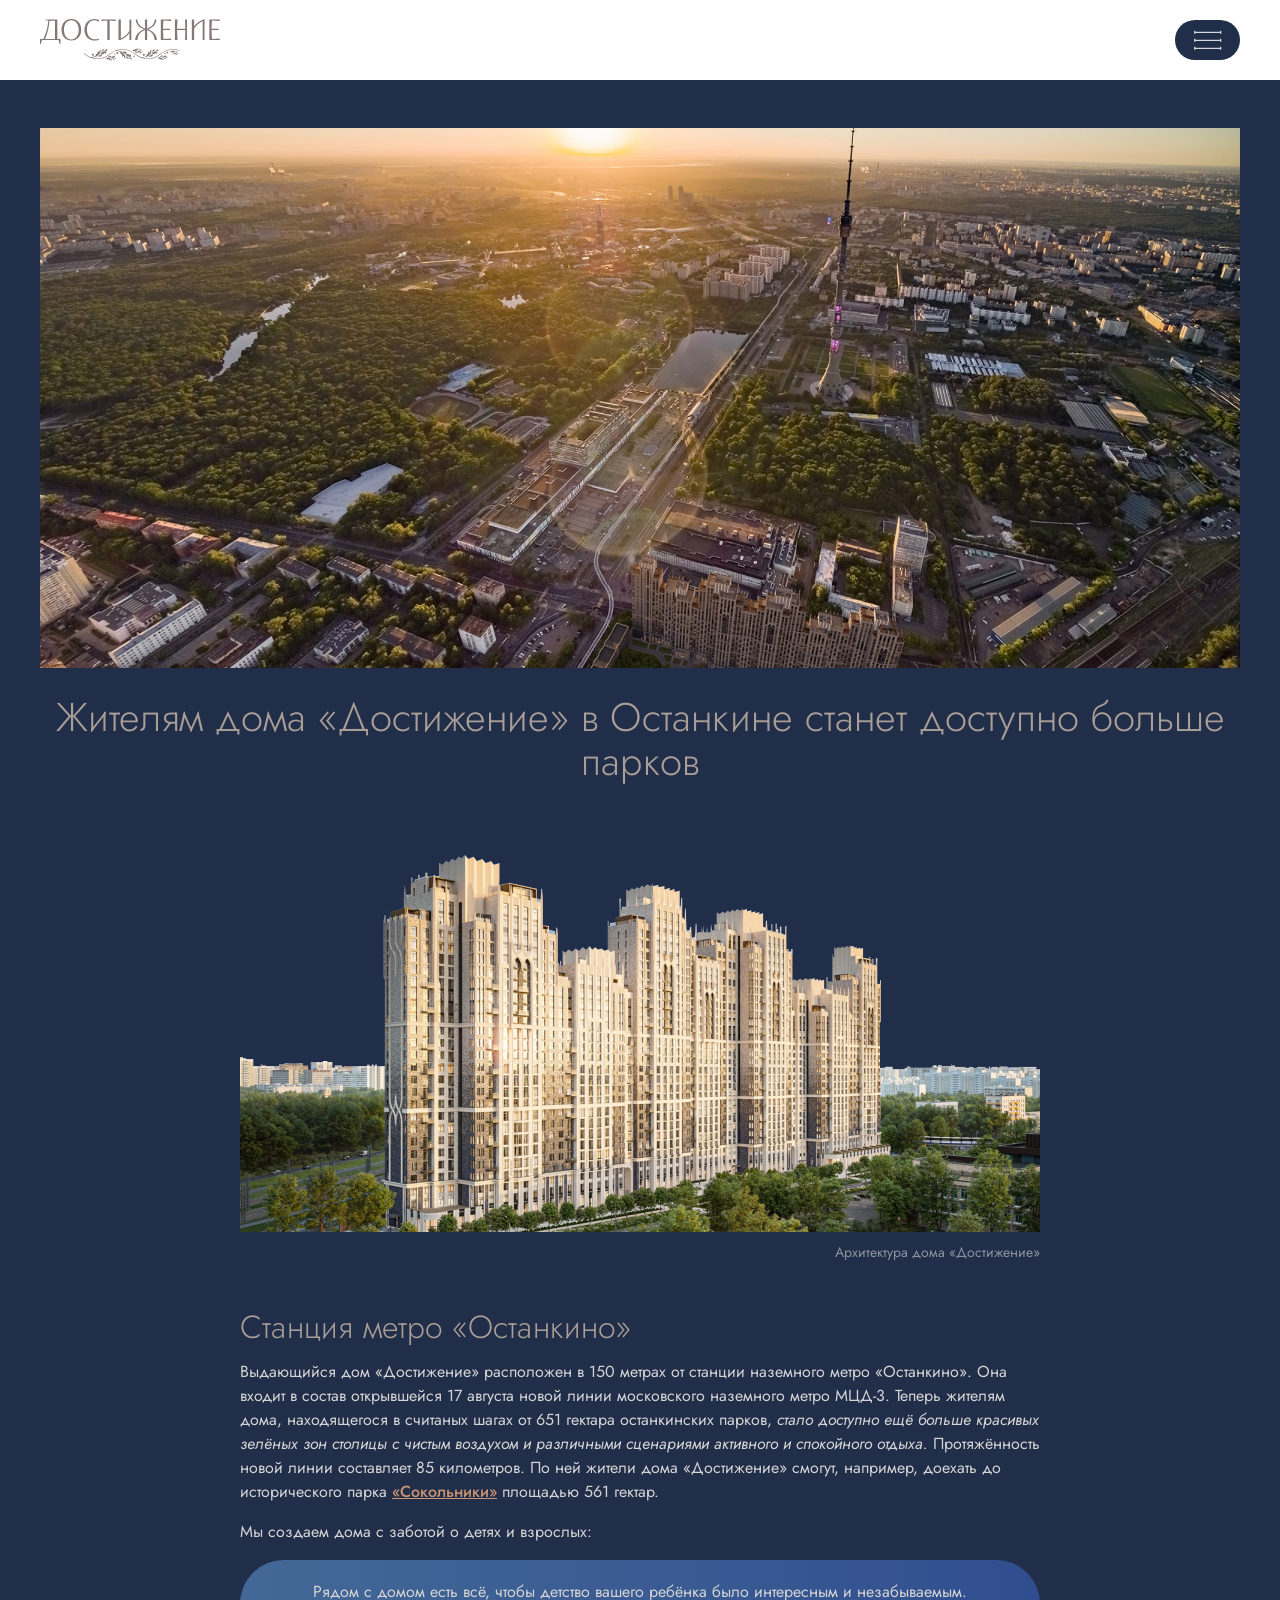
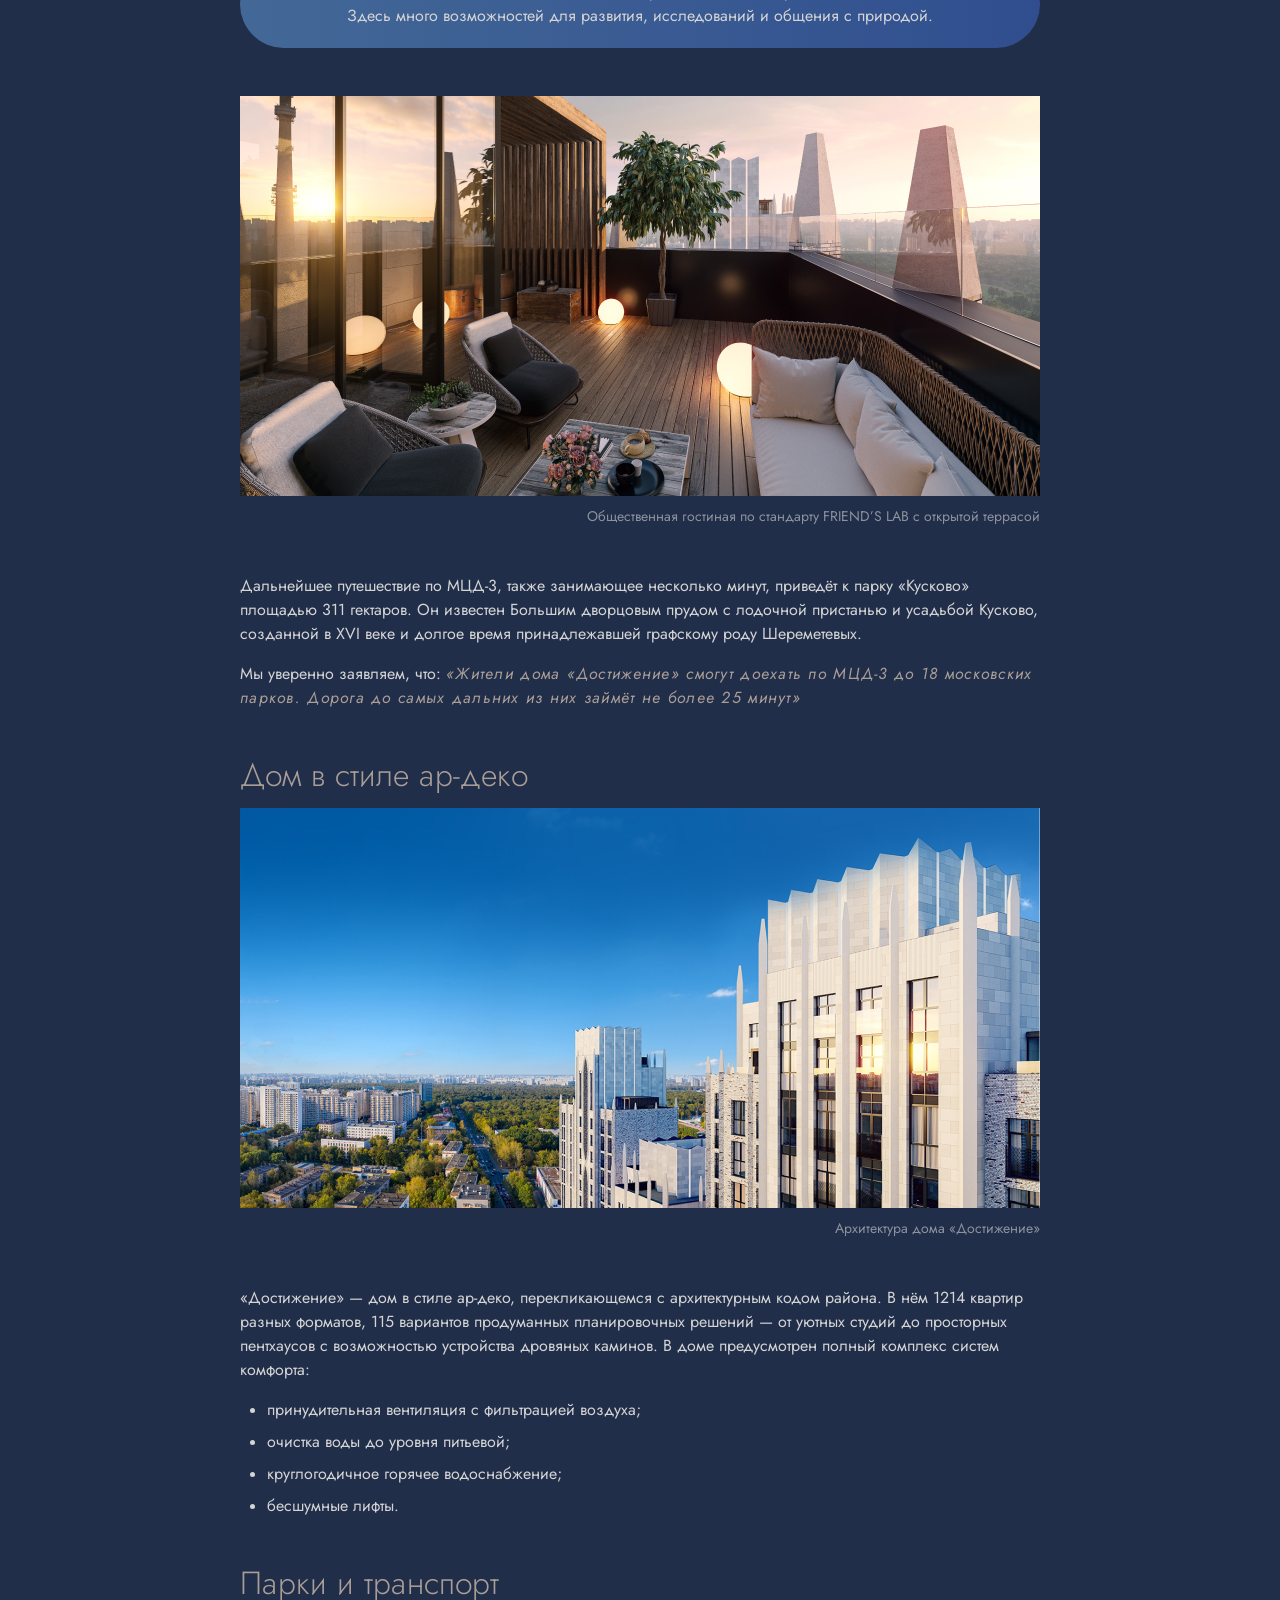
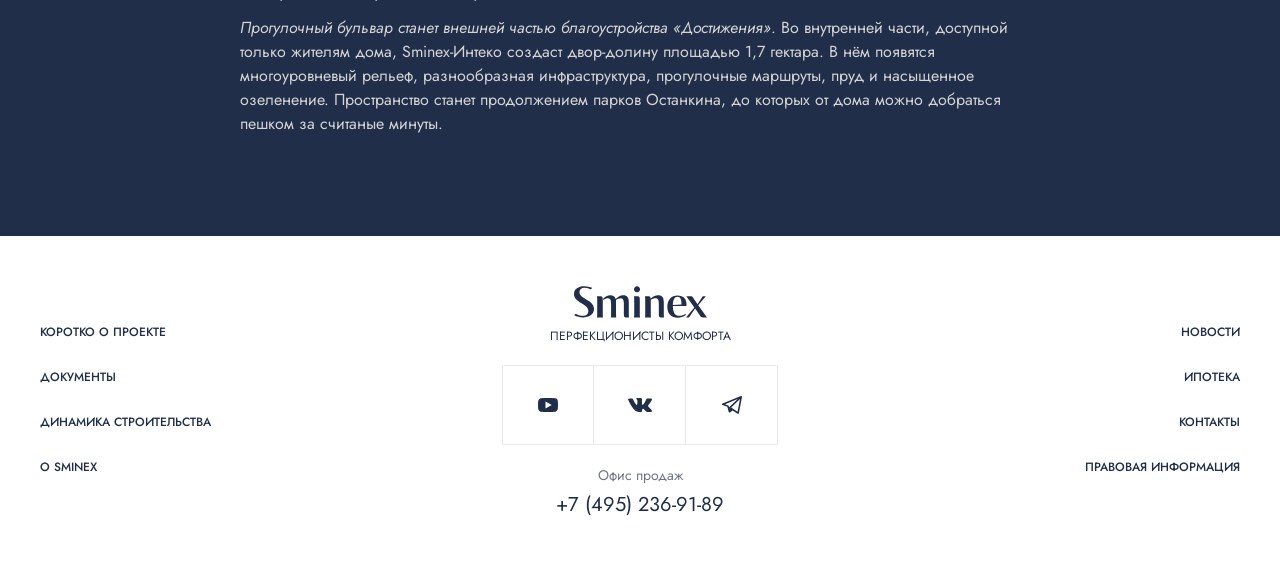
<file: index.html>
<!DOCTYPE html>
<html lang="ru">

<head>
  <meta charset="UTF-8">
  <meta name="viewport" content="width=device-width, initial-scale=1.0">
  <meta http-equiv="X-UA-Compatible" content="ie=edge">
  <link rel="stylesheet" href="css/style.css">
  <title>Новости - Достижение</title>
</head>

<body>
  <header class="header">
    <div class="container">
      <div class="header__content">
        <a class="header__logo-link" href="news.html" aria-label="Переход на главную страницу">
          <svg class="header__logo" width="180" height="42" aria-hidden="true">
            <use xlink:href="images/sprite.svg#logo"></use>
          </svg>
        </a>
        <button class="header__menu" type="button" aria-label="Переключаетель меню">
          <svg class="header__menu-icon" width="28" height="20" aria-hidden="true">
            <use xlink:href="images/sprite.svg#icon-menu"></use>
          </svg>
        </button>
      </div>
    </div>
  </header>
  <main>
    <div class="container">
      <div class="text-block">
        <picture class="text-block__picture">
          <source media="(max-width: 767px)" srcset="images/intro-mobile.png 1x, images/intro-mobile@2x.png 2x"
            width="335" height="440">
          <source media="(max-width: 1024px)" srcset="images/intro-tablet.png 1x, images/intro-tablet@2x.png 2x"
            width="728" height="380">
          <source srcset="images/intro.png 1x, images/intro@2x.png 2x" width="1200" height="540">
          <img class="text-block__intro-img" src="images/intro.png" alt="Фотография вида с высоты на дом">
        </picture>
        <h1 class="text-block__title">Жителям дома &laquo;Достижение&raquo; в Останкине
          станет доступно больше парков</h1>
        <figure class="text-block__figure">
          <picture class="text-block__picture">
            <source media="(max-width: 767px)" srcset="images/photo-1-mobile.png 1x, images/photo-1-mobile@2x.png 2x"
              width="335" height="170">
            <source media="(max-width: 1024px)" srcset="images/photo-1-tablet.png 1x, images/photo-1-tablet@2x.png 2x"
              width="600" height="300">
            <source srcset="images/photo-1.png 1x, images/photo-1@2x.png 2x" width="800" height="400">
            <img class="text-block__img" src="images/photo-1.png" width="800" height="400" alt="Фотография дома">
          </picture>
          <figcaption class="text-block__caption">Архитектура дома &laquo;Достижение&raquo;</figcaption>
        </figure>
        <h2 class="text-block__subtitle">Станция метро &laquo;Останкино&raquo;</h2>
        <p class="text-block__text">Выдающийся дом &laquo;Достижение&raquo; расположен в&nbsp;150 метрах
          от&nbsp;станции наземного метро &laquo;Останкино&raquo;. Она входит в&nbsp;состав открывшейся
          17&nbsp;августа новой линии московского наземного метро МЦД-3. Теперь жителям дома, находящегося
          в считаных шагах от&nbsp;651 гектара останкинских парков, <i>стало доступно
            ещё больше красивых зелёных зон столицы с&nbsp;чистым воздухом и&nbsp;различными сценариями активного
            и спокойного отдыха.</i> Протяжённость новой линии составляет 85 километров. По&nbsp;ней жители
          дома &laquo;Достижение&raquo; смогут, например, доехать до исторического парка <a class="text-block__link"
            href="#">&laquo;Сокольники&raquo;</a> площадью 561 гектар.</p>
        <p class="text-block__text">Мы&nbsp;создаем дома с&nbsp;заботой о&nbsp;детях и&nbsp;взрослых:</p>
        <blockquote class="text-block__quote">
          <p class="text-block__quote-text">Рядом с&nbsp;домом есть всё, чтобы детство вашего ребёнка было интересным
            и незабываемым. Здесь много возможностей для развития, исследований и общения с&nbsp;природой.
          </p>
        </blockquote>
        <figure class="text-block__figure">
          <picture class="text-block__picture">
            <source media="(max-width: 767px)" srcset="images/photo-2-mobile.png 1x, images/photo-2-mobile@2x.png 2x"
              width="335" height="170">
            <source media="(max-width: 1024px)" srcset="images/photo-2-tablet.png 1x, images/photo-2-tablet@2x.png 2x"
              width="600" height="300">
            <source srcset="images/photo-2.png 1x, images/photo-2@2x.png 2x" width="800" height="400">
            <img class="text-block__img" src="images/photo-2.png" width="800" height="400"
              alt="Фотография вида на балконе">
          </picture>
          <figcaption class="text-block__caption">Общественная гостиная по&nbsp;стандарту FRIEND&rsquo;S LAB
            с&nbsp;открытой террасой</figcaption>
        </figure>
        <p class="text-block__text">Дальнейшее путешествие по&nbsp;МЦД-3, также занимающее несколько минут,
          приведёт к&nbsp;парку &laquo;Кусково&raquo; площадью 311&nbsp;гектаров. Он&nbsp;известен Большим дворцовым
          прудом с&nbsp;лодочной пристанью и&nbsp;усадьбой Кусково, созданной в&nbsp;XVI веке и&nbsp;долгое время
          принадлежавшей графскому роду Шереметевых.</p>
        <p class="text-block__text">Мы&nbsp;уверенно заявляем, что: <q class="text-block__inline-quote">Жители
            дома «Достижение» смогут доехать по МЦД-3 до 18 московских парков. Дорога до&nbsp;самых
            дальних из&nbsp;них займёт не&nbsp;более 25&nbsp;минут</q></p>
        <h2 class="text-block__subtitle">Дом в&nbsp;стиле ар-декo</h2>
        <figure class="text-block__figure">
          <picture class="text-block__picture">
            <source media="(max-width: 767px)" srcset="images/photo-3-mobile.png 1x, images/photo-3-mobile@2x.png 2x"
              width="335" height="170">
            <source media="(max-width: 1024px)" srcset="images/photo-3-tablet.png 1x, images/photo-3-tablet@2x.png 2x"
              width="600" height="300">
            <source srcset="images/photo-3.png 1x, images/photo-3@2x.png 2x" width="800" height="400">
            <img class="text-block__img" src="images/photo-3.png" width="800" height="400"
              alt="Фотография архитектуры дома «Достижение»">
          </picture>
          <figcaption class="text-block__caption">Архитектура дома &laquo;Достижение&raquo;</figcaption>
        </figure>
        <p class="text-block__text">&laquo;Достижение&raquo;&nbsp;&mdash; дом в&nbsp;стиле ар-деко,
          перекликающемся с&nbsp;архитектурным кодом района. В нём 1214 квартир разных форматов, 115 вариантов
          продуманных планировочных решений&nbsp;&mdash; от&nbsp;уютных студий до&nbsp;просторных пентхаусов
          с возможностью устройства дровяных каминов. В&nbsp;доме предусмотрен полный комплекс систем комфорта:
        </p>
        <ul class="text-block__list">
          <li class="text-block__item">принудительная вентиляция с&nbsp;фильтрацией воздуха;</li>
          <li class="text-block__item">очистка воды до&nbsp;уровня питьевой;</li>
          <li class="text-block__item">круглогодичное горячее водоснабжение;</li>
          <li class="text-block__item">бесшумные лифты.</li>
        </ul>
        <h2 class="text-block__subtitle">Парки и&nbsp;транспорт</h2>
        <p class="text-block__text"><i>Прогулочный бульвар станет внешней частью
            благоустройства &laquo;Достижения&raquo;</i>. Во внутренней части, доступной только жителям дома,
          Sminex-Интеко создаст двор-долину площадью 1,7&nbsp;гектара. В&nbsp;нём появятся многоуровневый рельеф,
          разнообразная инфраструктура, прогулочные маршруты, пруд и насыщенное озеленение. Пространство станет
          продолжением парков Останкина, до&nbsp;которых от дома можно добраться пешком за&nbsp;считаные минуты.
        </p>
      </div>
    </div>
  </main>
  <footer class="footer">
    <div class="container">
      <div class="footer__content">
        <ul class="footer__nav-list">
          <li class="footer__nav-item">
            <a class="footer__nav-link" href="#">коротко о&nbsp;проекте</a>
          </li>
          <li class="footer__nav-item">
            <a class="footer__nav-link" href="#">Документы</a>
          </li>
          <li class="footer__nav-item">
            <a class="footer__nav-link" href="#">Динамика строительства</a>
          </li>
          <li class="footer__nav-item">
            <a class="footer__nav-link" href="#">o&nbsp;sminex</a>
          </li>
        </ul>
        <div class="footer__info">
          <div class="footer__logo">
            <svg class="footer__logo-img" width="135" height="32" aria-hidden="true">
              <use xlink:href="images/sprite.svg#logo-sminex"></use>
            </svg>
            <span class="footer__slogan">Перфекционисты комфорта</span>
          </div>
          <ul class="footer__social-list">
            <li class="footer__social-item">
              <a class="footer__social-link" href="#" aria-label="Ссылка на Ютуб">
                <svg class="footer__social-icon" width="20" height="14" aria-hidden="true">
                  <use xlink:href="images/sprite.svg#icon-youtube"></use>
                </svg>
              </a>
            </li>
            <li class="footer__social-item">
              <a class="footer__social-link" href="#" aria-label="Ссылка на ВК">
                <svg class="footer__social-icon" width="24" height="14" aria-hidden="true">
                  <use xlink:href="images/sprite.svg#icon-vk"></use>
                </svg>
              </a>
            </li>
            <li class="footer__social-item">
              <a class="footer__social-link" href="#" aria-label="Ссылка на ТГ">
                <svg class="footer__social-icon" width="20" height="18" aria-hidden="true">
                  <use xlink:href="images/sprite.svg#icon-tg"></use>
                </svg>
              </a>
            </li>
          </ul>
          <span class="footer__office">Офис продаж</span>
          <a class="footer__phone" href="tel:+74952369189">+7 (495) 236-91-89</a>
        </div>
        <ul class="footer__nav-list footer__nav-list--right">
          <li class="footer__nav-item">
            <a class="footer__nav-link" href="#">новости</a>
          </li>
          <li class="footer__nav-item">
            <a class="footer__nav-link" href="#">ипотека</a>
          </li>
          <li class="footer__nav-item">
            <a class="footer__nav-link" href="#">контакты</a>
          </li>
          <li class="footer__nav-item">
            <a class="footer__nav-link" href="#">правовая информация</a>
          </li>
        </ul>
      </div>
    </div>
  </footer>
</body>

</html>
</file>
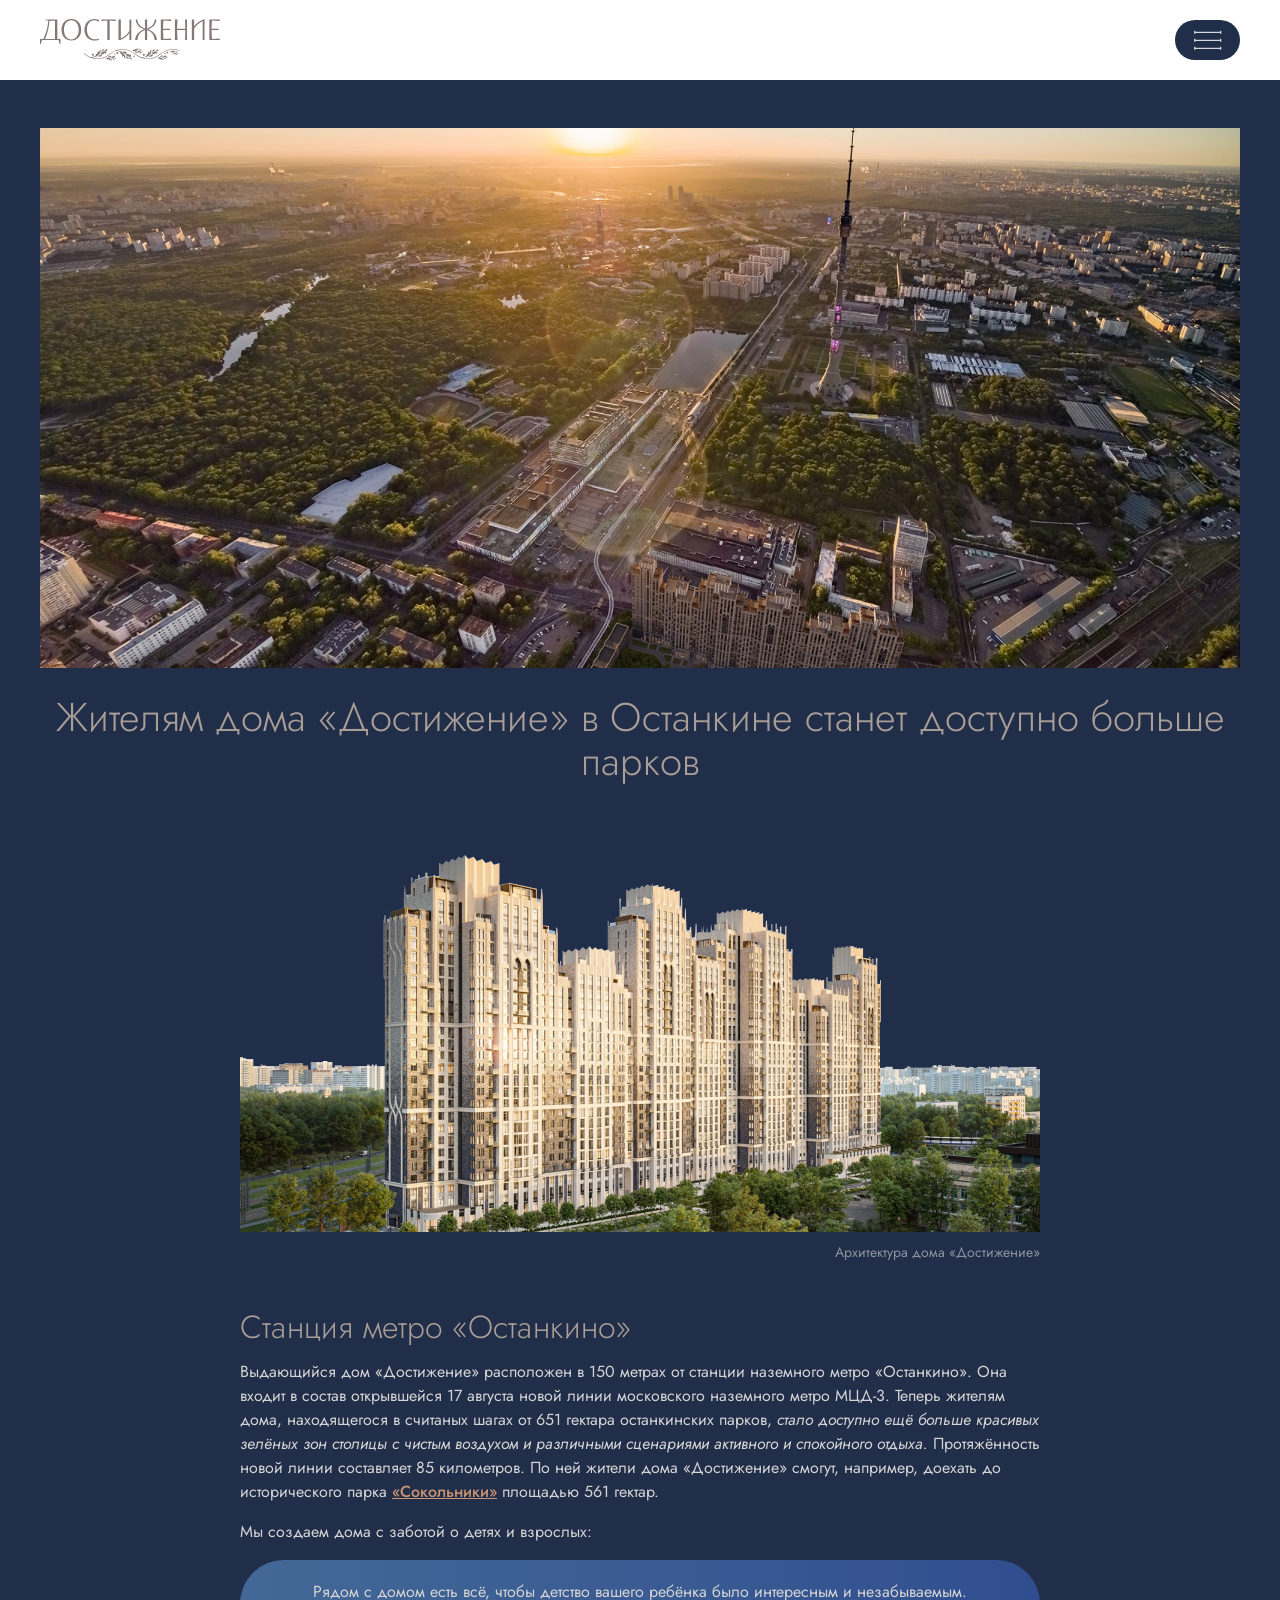
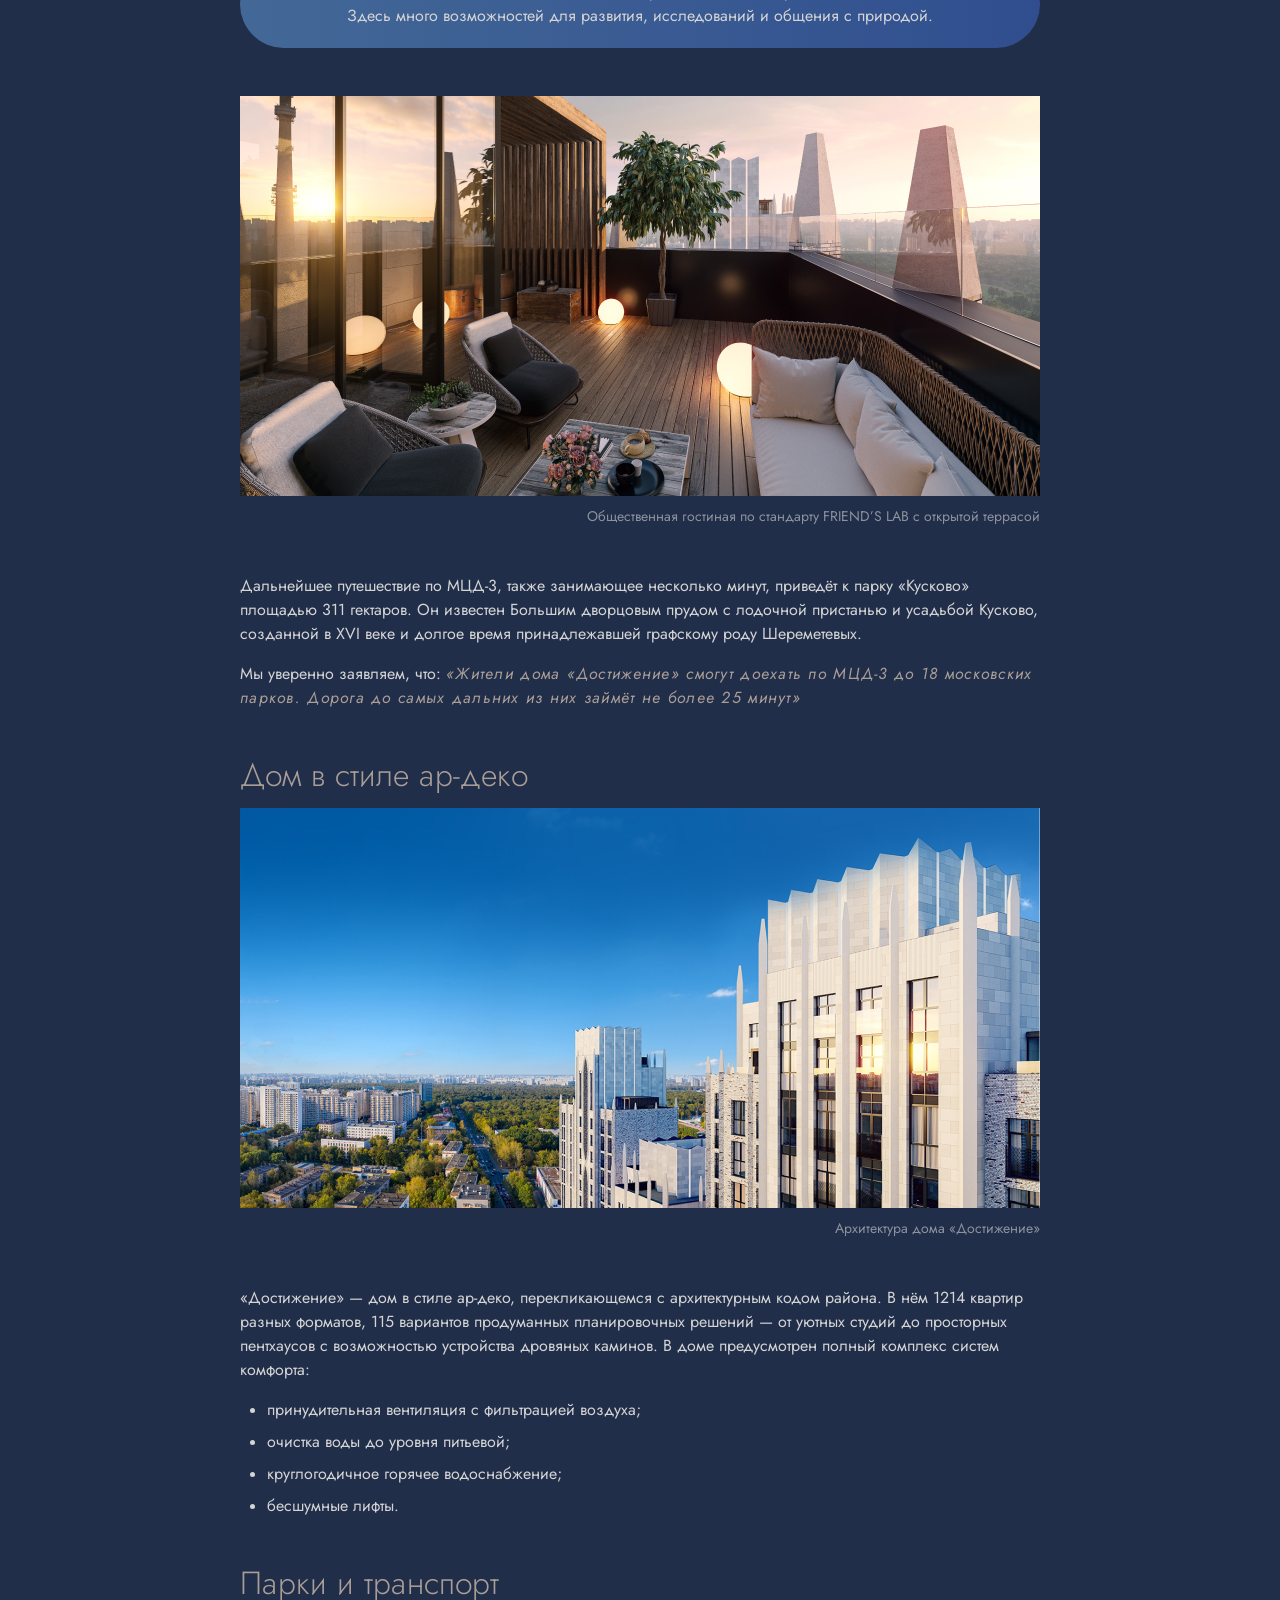
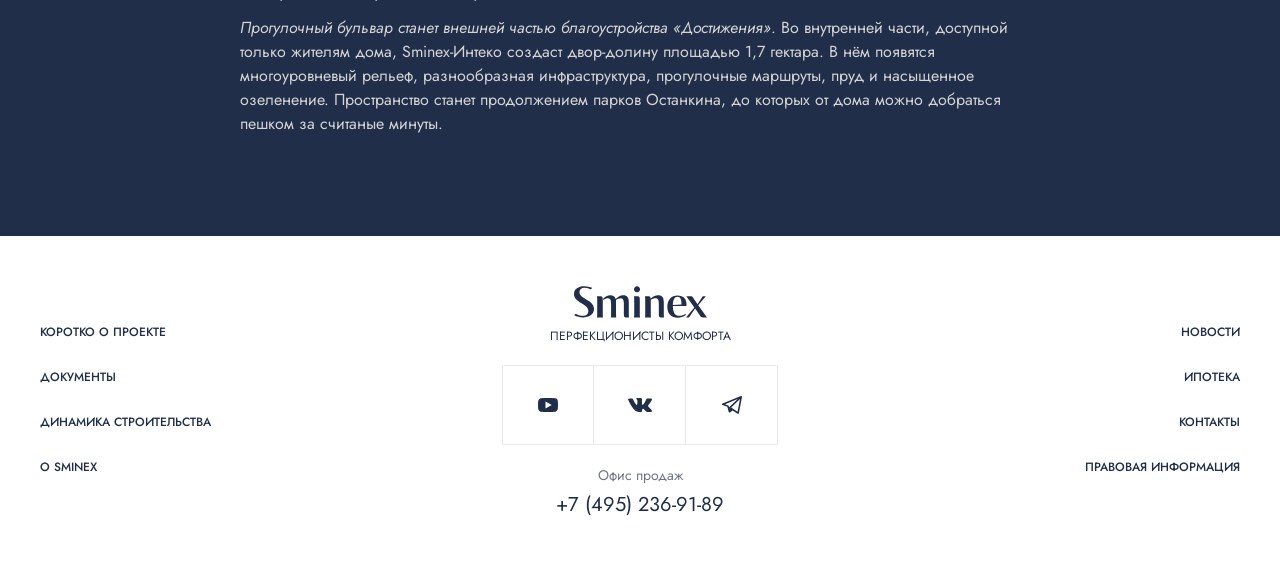
<file: news.html>
<!DOCTYPE html>
<html lang="ru">

<head>
  <meta charset="UTF-8">
  <meta name="viewport" content="width=device-width, initial-scale=1.0">
  <meta http-equiv="X-UA-Compatible" content="ie=edge">
  <link rel="stylesheet" href="css/style.css">
  <title>Новости - Достижение</title>
</head>

<body>
  <header class="header">
    <div class="container">
      <div class="header__content">
        <a class="header__logo-link" href="news.html" aria-label="Переход на главную страницу">
          <svg class="header__logo" width="180" height="42" aria-hidden="true">
            <use xlink:href="images/sprite.svg#logo"></use>
          </svg>
        </a>
        <button class="header__menu" type="button" aria-label="Переключаетель меню">
          <svg class="header__menu-icon" width="28" height="20" aria-hidden="true">
            <use xlink:href="images/sprite.svg#icon-menu"></use>
          </svg>
        </button>
      </div>
    </div>
  </header>
  <main>
    <div class="container">
      <div class="text-block">
        <picture class="text-block__picture">
          <source media="(max-width: 767px)" srcset="images/intro-mobile.png 1x, images/intro-mobile@2x.png 2x"
            width="335" height="440">
          <source media="(max-width: 1024px)" srcset="images/intro-tablet.png 1x, images/intro-tablet@2x.png 2x"
            width="728" height="380">
          <source srcset="images/intro.png 1x, images/intro@2x.png 2x" width="1200" height="540">
          <img class="text-block__intro-img" src="images/intro.png" alt="Фотография вида с высоты на дом">
        </picture>
        <h1 class="text-block__title">Жителям дома &laquo;Достижение&raquo; в Останкине
          станет доступно больше парков</h1>
        <figure class="text-block__figure">
          <picture class="text-block__picture">
            <source media="(max-width: 767px)" srcset="images/photo-1-mobile.png 1x, images/photo-1-mobile@2x.png 2x"
              width="335" height="170">
            <source media="(max-width: 1024px)" srcset="images/photo-1-tablet.png 1x, images/photo-1-tablet@2x.png 2x"
              width="600" height="300">
            <source srcset="images/photo-1.png 1x, images/photo-1@2x.png 2x" width="800" height="400">
            <img class="text-block__img" src="images/photo-1.png" width="800" height="400" alt="Фотография дома">
          </picture>
          <figcaption class="text-block__caption">Архитектура дома &laquo;Достижение&raquo;</figcaption>
        </figure>
        <h2 class="text-block__subtitle">Станция метро &laquo;Останкино&raquo;</h2>
        <p class="text-block__text">Выдающийся дом &laquo;Достижение&raquo; расположен в&nbsp;150 метрах
          от&nbsp;станции наземного метро &laquo;Останкино&raquo;. Она входит в&nbsp;состав открывшейся
          17&nbsp;августа новой линии московского наземного метро МЦД-3. Теперь жителям дома, находящегося
          в считаных шагах от&nbsp;651 гектара останкинских парков, <i>стало доступно
            ещё больше красивых зелёных зон столицы с&nbsp;чистым воздухом и&nbsp;различными сценариями активного
            и спокойного отдыха.</i> Протяжённость новой линии составляет 85 километров. По&nbsp;ней жители
          дома &laquo;Достижение&raquo; смогут, например, доехать до исторического парка <a class="text-block__link"
            href="#">&laquo;Сокольники&raquo;</a> площадью 561 гектар.</p>
        <p class="text-block__text">Мы&nbsp;создаем дома с&nbsp;заботой о&nbsp;детях и&nbsp;взрослых:</p>
        <blockquote class="text-block__quote">
          <p class="text-block__quote-text">Рядом с&nbsp;домом есть всё, чтобы детство вашего ребёнка было интересным
            и незабываемым. Здесь много возможностей для развития, исследований и общения с&nbsp;природой.
          </p>
        </blockquote>
        <figure class="text-block__figure">
          <picture class="text-block__picture">
            <source media="(max-width: 767px)" srcset="images/photo-2-mobile.png 1x, images/photo-2-mobile@2x.png 2x"
              width="335" height="170">
            <source media="(max-width: 1024px)" srcset="images/photo-2-tablet.png 1x, images/photo-2-tablet@2x.png 2x"
              width="600" height="300">
            <source srcset="images/photo-2.png 1x, images/photo-2@2x.png 2x" width="800" height="400">
            <img class="text-block__img" src="images/photo-2.png" width="800" height="400"
              alt="Фотография вида на балконе">
          </picture>
          <figcaption class="text-block__caption">Общественная гостиная по&nbsp;стандарту FRIEND&rsquo;S LAB
            с&nbsp;открытой террасой</figcaption>
        </figure>
        <p class="text-block__text">Дальнейшее путешествие по&nbsp;МЦД-3, также занимающее несколько минут,
          приведёт к&nbsp;парку &laquo;Кусково&raquo; площадью 311&nbsp;гектаров. Он&nbsp;известен Большим дворцовым
          прудом с&nbsp;лодочной пристанью и&nbsp;усадьбой Кусково, созданной в&nbsp;XVI веке и&nbsp;долгое время
          принадлежавшей графскому роду Шереметевых.</p>
        <p class="text-block__text">Мы&nbsp;уверенно заявляем, что: <q class="text-block__inline-quote">Жители
            дома «Достижение» смогут доехать по МЦД-3 до 18 московских парков. Дорога до&nbsp;самых
            дальних из&nbsp;них займёт не&nbsp;более 25&nbsp;минут</q></p>
        <h2 class="text-block__subtitle">Дом в&nbsp;стиле ар-декo</h2>
        <figure class="text-block__figure">
          <picture class="text-block__picture">
            <source media="(max-width: 767px)" srcset="images/photo-3-mobile.png 1x, images/photo-3-mobile@2x.png 2x"
              width="335" height="170">
            <source media="(max-width: 1024px)" srcset="images/photo-3-tablet.png 1x, images/photo-3-tablet@2x.png 2x"
              width="600" height="300">
            <source srcset="images/photo-3.png 1x, images/photo-3@2x.png 2x" width="800" height="400">
            <img class="text-block__img" src="images/photo-3.png" width="800" height="400"
              alt="Фотография архитектуры дома «Достижение»">
          </picture>
          <figcaption class="text-block__caption">Архитектура дома &laquo;Достижение&raquo;</figcaption>
        </figure>
        <p class="text-block__text">&laquo;Достижение&raquo;&nbsp;&mdash; дом в&nbsp;стиле ар-деко,
          перекликающемся с&nbsp;архитектурным кодом района. В нём 1214 квартир разных форматов, 115 вариантов
          продуманных планировочных решений&nbsp;&mdash; от&nbsp;уютных студий до&nbsp;просторных пентхаусов
          с возможностью устройства дровяных каминов. В&nbsp;доме предусмотрен полный комплекс систем комфорта:
        </p>
        <ul class="text-block__list">
          <li class="text-block__item">принудительная вентиляция с&nbsp;фильтрацией воздуха;</li>
          <li class="text-block__item">очистка воды до&nbsp;уровня питьевой;</li>
          <li class="text-block__item">круглогодичное горячее водоснабжение;</li>
          <li class="text-block__item">бесшумные лифты.</li>
        </ul>
        <h2 class="text-block__subtitle">Парки и&nbsp;транспорт</h2>
        <p class="text-block__text"><i>Прогулочный бульвар станет внешней частью
            благоустройства &laquo;Достижения&raquo;</i>. Во внутренней части, доступной только жителям дома,
          Sminex-Интеко создаст двор-долину площадью 1,7&nbsp;гектара. В&nbsp;нём появятся многоуровневый рельеф,
          разнообразная инфраструктура, прогулочные маршруты, пруд и насыщенное озеленение. Пространство станет
          продолжением парков Останкина, до&nbsp;которых от дома можно добраться пешком за&nbsp;считаные минуты.
        </p>
      </div>
    </div>
  </main>
  <footer class="footer">
    <div class="container">
      <div class="footer__content">
        <ul class="footer__nav-list">
          <li class="footer__nav-item">
            <a class="footer__nav-link" href="#">коротко о&nbsp;проекте</a>
          </li>
          <li class="footer__nav-item">
            <a class="footer__nav-link" href="#">Документы</a>
          </li>
          <li class="footer__nav-item">
            <a class="footer__nav-link" href="#">Динамика строительства</a>
          </li>
          <li class="footer__nav-item">
            <a class="footer__nav-link" href="#">o&nbsp;sminex</a>
          </li>
        </ul>
        <div class="footer__info">
          <div class="footer__logo">
            <svg class="footer__logo-img" width="135" height="32" aria-hidden="true">
              <use xlink:href="images/sprite.svg#logo-sminex"></use>
            </svg>
            <span class="footer__slogan">Перфекционисты комфорта</span>
          </div>
          <ul class="footer__social-list">
            <li class="footer__social-item">
              <a class="footer__social-link" href="#" aria-label="Ссылка на Ютуб">
                <svg class="footer__social-icon" width="20" height="14" aria-hidden="true">
                  <use xlink:href="images/sprite.svg#icon-youtube"></use>
                </svg>
              </a>
            </li>
            <li class="footer__social-item">
              <a class="footer__social-link" href="#" aria-label="Ссылка на ВК">
                <svg class="footer__social-icon" width="24" height="14" aria-hidden="true">
                  <use xlink:href="images/sprite.svg#icon-vk"></use>
                </svg>
              </a>
            </li>
            <li class="footer__social-item">
              <a class="footer__social-link" href="#" aria-label="Ссылка на ТГ">
                <svg class="footer__social-icon" width="20" height="18" aria-hidden="true">
                  <use xlink:href="images/sprite.svg#icon-tg"></use>
                </svg>
              </a>
            </li>
          </ul>
          <span class="footer__office">Офис продаж</span>
          <a class="footer__phone" href="tel:+74952369189">+7 (495) 236-91-89</a>
        </div>
        <ul class="footer__nav-list footer__nav-list--right">
          <li class="footer__nav-item">
            <a class="footer__nav-link" href="#">новости</a>
          </li>
          <li class="footer__nav-item">
            <a class="footer__nav-link" href="#">ипотека</a>
          </li>
          <li class="footer__nav-item">
            <a class="footer__nav-link" href="#">контакты</a>
          </li>
          <li class="footer__nav-item">
            <a class="footer__nav-link" href="#">правовая информация</a>
          </li>
        </ul>
      </div>
    </div>
  </footer>
</body>

</html>
</file>
<file: css/style.css>
/* Global */
/* ------------------------------------ */
/*! normalize.css v8.0.1 | MIT License | github.com/necolas/normalize.css */
/* Document
  ========================================================================== */
/**
 * 1. Correct the line height in all browsers.
 * 2. Prevent adjustments of font size after orientation changes in iOS.
 */
html {
  line-height: 1.15; /* 1 */
  -webkit-text-size-adjust: 100%; /* 2 */
}

/* Sections
  ========================================================================== */
/**
* Remove the margin in all browsers.
*/
body {
  margin: 0;
}

/**
* Render the `main` element consistently in IE.
*/
main {
  display: block;
}

/**
* Correct the font size and margin on `h1` elements within `section` and
* `article` contexts in Chrome, Firefox, and Safari.
*/
h1 {
  margin: 0.67em 0;
  font-size: 2em;
}

/* Grouping content
  ========================================================================== */
/**
* 1. Add the correct box sizing in Firefox.
* 2. Show the overflow in Edge and IE.
*/
hr {
  box-sizing: content-box; /* 1 */
  height: 0; /* 1 */
  overflow: visible; /* 2 */
}

/**
* 1. Correct the inheritance and scaling of font size in all browsers.
* 2. Correct the odd `em` font sizing in all browsers.
*/
pre {
  font-size: 1em; /* 2 */
  font-family: monospace, monospace; /* 1 */
}

/* Text-level semantics
  ========================================================================== */
/**
* Remove the gray background on active links in IE 10.
*/
a {
  background-color: transparent;
}

/**
* 1. Remove the bottom border in Chrome 57-
* 2. Add the correct text decoration in Chrome, Edge, IE, Opera, and Safari.
*/
abbr[title] {
  text-decoration: underline; /* 2 */
  -webkit-text-decoration: underline dotted;
          text-decoration: underline dotted; /* 2 */
  border-bottom: none; /* 1 */
}

/**
* Add the correct font weight in Chrome, Edge, and Safari.
*/
b,
strong {
  font-weight: bolder;
}

/**
* 1. Correct the inheritance and scaling of font size in all browsers.
* 2. Correct the odd `em` font sizing in all browsers.
*/
code,
kbd,
samp {
  font-size: 1em; /* 2 */
  font-family: monospace, monospace; /* 1 */
}

/**
* Add the correct font size in all browsers.
*/
small {
  font-size: 80%;
}

/**
* Prevent `sub` and `sup` elements from affecting the line height in
* all browsers.
*/
sub,
sup {
  position: relative;
  font-size: 75%;
  line-height: 0;
  vertical-align: baseline;
}

sub {
  bottom: -0.25em;
}

sup {
  top: -0.5em;
}

/* Embedded content
  ========================================================================== */
/**
* Remove the border on images inside links in IE 10.
*/
img {
  border-style: none;
}

/* Forms
  ========================================================================== */
/**
* 1. Change the font styles in all browsers.
* 2. Remove the margin in Firefox and Safari.
*/
button,
input,
optgroup,
select,
textarea {
  margin: 0; /* 2 */
  font-size: 100%; /* 1 */
  line-height: 1.15; /* 1 */
  font-family: inherit; /* 1 */
}

/**
* Show the overflow in IE.
* 1. Show the overflow in Edge.
*/
button,
input {
  /* 1 */
  overflow: visible;
}

/**
* Remove the inheritance of text transform in Edge, Firefox, and IE.
* 1. Remove the inheritance of text transform in Firefox.
*/
button,
select {
  /* 1 */
  text-transform: none;
}

/**
* Correct the inability to style clickable types in iOS and Safari.
*/
button,
[type=button],
[type=reset],
[type=submit] {
  -webkit-appearance: button;
}

/**
* Remove the inner border and padding in Firefox.
*/
button::-moz-focus-inner,
[type=button]::-moz-focus-inner,
[type=reset]::-moz-focus-inner,
[type=submit]::-moz-focus-inner {
  padding: 0;
  border-style: none;
}

/**
* Restore the focus styles unset by the previous rule.
*/
button:-moz-focusring,
[type=button]:-moz-focusring,
[type=reset]:-moz-focusring,
[type=submit]:-moz-focusring {
  outline: 1px dotted ButtonText;
}

/**
* Correct the padding in Firefox.
*/
fieldset {
  padding: 0.35em 0.75em 0.625em;
}

/**
* 1. Correct the text wrapping in Edge and IE.
* 2. Correct the color inheritance from `fieldset` elements in IE.
* 3. Remove the padding so developers are not caught out when they zero out
*    `fieldset` elements in all browsers.
*/
legend {
  display: table; /* 1 */
  box-sizing: border-box; /* 1 */
  max-width: 100%; /* 1 */
  padding: 0; /* 3 */
  color: inherit; /* 2 */
  white-space: normal; /* 1 */
}

/**
* Add the correct vertical alignment in Chrome, Firefox, and Opera.
*/
progress {
  vertical-align: baseline;
}

/**
* Remove the default vertical scrollbar in IE 10+.
*/
textarea {
  overflow: auto;
}

/**
* 1. Add the correct box sizing in IE 10.
* 2. Remove the padding in IE 10.
*/
[type=checkbox],
[type=radio] {
  box-sizing: border-box; /* 1 */
  padding: 0; /* 2 */
}

/**
* Correct the cursor style of increment and decrement buttons in Chrome.
*/
[type=number]::-webkit-inner-spin-button,
[type=number]::-webkit-outer-spin-button {
  height: auto;
}

/**
* 1. Correct the odd appearance in Chrome and Safari.
* 2. Correct the outline style in Safari.
*/
[type=search] {
  outline-offset: -2px; /* 2 */
  -webkit-appearance: textfield; /* 1 */
}

/**
* Remove the inner padding in Chrome and Safari on macOS.
*/
[type=search]::-webkit-search-decoration {
  -webkit-appearance: none;
}

/**
* 1. Correct the inability to style clickable types in iOS and Safari.
* 2. Change font properties to `inherit` in Safari.
*/
::-webkit-file-upload-button {
  font: inherit; /* 2 */
  -webkit-appearance: button; /* 1 */
}

/* Interactive
  ========================================================================== */
/*
* Add the correct display in Edge, IE 10+, and Firefox.
*/
details {
  display: block;
}

/*
* Add the correct display in all browsers.
*/
summary {
  display: list-item;
}

/* Misc
  ========================================================================== */
/**
* Add the correct display in IE 10+.
*/
template {
  display: none;
}

/**
* Add the correct display in IE 10.
*/
[hidden] {
  display: none;
}

@font-face {
  font-family: "Jost";
  src: url("../../fonts/Jost-Light.woff2") format("woff2"), url("../../fonts/Jost-Light.woff") format("woff");
  font-weight: 300;
  font-style: normal;
  font-display: swap;
}
@font-face {
  font-family: "Jost";
  src: url("../../fonts/Jost-Regular.woff2") format("woff2"), url("../../fonts/Jost-Regular.woff") format("woff");
  font-weight: 400;
  font-style: normal;
  font-display: swap;
}
@font-face {
  font-family: "Jost";
  src: url("../../fonts/Jost-Italic.woff2") format("woff2"), url("../../fonts/Jost-Italic.woff") format("woff");
  font-weight: 400;
  font-style: italic;
  font-display: swap;
}
@font-face {
  font-family: "Jost";
  src: url("../../fonts/Jost-Medium.woff2") format("woff2"), url("../../fonts/Jost-Medium.woff") format("woff");
  font-weight: 500;
  font-style: normal;
  font-display: swap;
}
* {
  box-sizing: border-box;
}

body {
  display: flex;
  flex-direction: column;
  min-height: 100vh;
  margin: 0;
  padding: 0;
  font-family: "Jost", "Arial", sans-serif;
  font-weight: 400;
  color: #d4d4d4;
  background-color: #212e4a;
}

main {
  flex-grow: 1;
}

img {
  display: block;
  max-width: 100%;
  height: auto;
  -o-object-fit: cover;
     object-fit: cover;
}

.container {
  width: 100%;
  max-width: 1240px;
  margin: 0 auto;
  padding: 0 20px;
}
@media (max-width: 1024px) {
  .container {
    min-width: 728px;
    padding: 0 20px;
  }
}
@media (max-width: 767px) {
  .container {
    min-width: 375px;
    padding: 0 20px;
  }
}

/* Blocks */
/* ------------------------------------ */
.header {
  margin: 0 0 48px 0;
  padding: 19px 0;
  background-color: #ffffff;
}
@media (max-width: 1024px) {
  .header {
    padding: 15px 0;
    margin: 0 0 20px 0;
  }
}
.header__content {
  display: flex;
  justify-content: space-between;
  align-items: center;
  gap: 30px;
}
.header__logo-link {
  display: flex;
}
.header__logo {
  width: 180px;
  height: 42px;
}
@media (max-width: 1024px) {
  .header__logo {
    width: 152px;
    height: 35px;
  }
}
.header__menu {
  display: flex;
  justify-content: center;
  align-items: center;
  width: 65px;
  height: 40px;
  padding: 0;
  background-color: #212e4a;
  border: none;
  border-radius: 24px;
  cursor: pointer;
}
@media (max-width: 1024px) {
  .header__menu {
    width: 56px;
    height: 34px;
  }
}
@media (max-width: 1024px) {
  .header__menu-icon {
    width: 22.4px;
    height: 16.15px;
  }
}

.footer {
  padding: 50px 0;
  background-color: #ffffff;
}
.footer__content {
  display: flex;
  justify-content: space-between;
}
.footer__nav-list {
  width: 200px;
  margin: 0;
  padding: 36px 0 0;
  list-style: none;
}
@media (max-width: 1024px) {
  .footer__nav-list {
    margin-top: -3px;
  }
}
@media (max-width: 767px) {
  .footer__nav-list {
    display: none;
  }
}
.footer__nav-list--right {
  text-align: right;
}
.footer__nav-item:not(:last-child) {
  margin: 0 0 26.5px 0;
}
@media (max-width: 1024px) {
  .footer__nav-item:not(:last-child) {
    margin: 0 0 16.5px 0;
  }
}
.footer__nav-link {
  font-size: 12px;
  font-weight: 500;
  line-height: 15px;
  color: #212e4a;
  text-decoration: none;
  text-transform: uppercase;
}
.footer__nav-link:hover {
  color: #a99e96;
}
.footer__nav-link:focus {
  color: #a99e96;
}
.footer__info {
  display: flex;
  flex-direction: column;
}
@media (max-width: 767px) {
  .footer__info {
    margin: 0 auto;
  }
}
.footer__logo {
  display: flex;
  flex-direction: column;
  align-items: center;
  margin: 0 0 21px 0;
}
@media (max-width: 1024px) {
  .footer__logo {
    margin: 0 0 20px 0;
  }
}
@media (max-width: 767px) {
  .footer__logo {
    margin: 0 0 20px 0;
  }
}
.footer__logo-img {
  width: 133px;
  height: 32px;
  margin: 0 0 11px 0;
}
@media (max-width: 1024px) {
  .footer__logo-img {
    width: 102px;
    height: 24px;
  }
}
.footer__slogan {
  font-size: 12px;
  line-height: 15px;
  color: #212e4a;
  text-align: center;
  text-transform: uppercase;
}
@media (max-width: 1024px) {
  .footer__slogan {
    font-size: 10px;
    line-height: 14px;
  }
}
.footer__social-list {
  display: flex;
  justify-content: center;
  margin: 0 0 21px;
  padding: 0;
  list-style: none;
}
@media (max-width: 1024px) {
  .footer__social-list {
    margin-bottom: 20px;
  }
}
.footer__social-item:first-child .footer__social-link {
  border-left: 1px solid #e9eaed;
}
.footer__social-link {
  display: flex;
  justify-content: center;
  align-items: center;
  width: 92px;
  height: 80px;
  color: #212e4a;
  border: 1px solid #e9eaed;
  border-left: none;
}
@media (max-width: 1024px) {
  .footer__social-link {
    width: 74px;
    height: 64px;
  }
}
.footer__social-link:hover {
  color: #a99e96;
}
.footer__social-link:focus {
  color: #a99e96;
}
.footer__office {
  margin: 0 0 6px 0;
  font-size: 14px;
  line-height: 20px;
  color: #6d7484;
  text-align: center;
}
@media (max-width: 1024px) {
  .footer__office {
    font-size: 12px;
    line-height: 16px;
  }
}
.footer__phone {
  font-size: 20px;
  font-weight: 400;
  line-height: 24px;
  color: #212e4a;
  text-align: center;
  text-decoration: none;
}
@media (max-width: 1024px) {
  .footer__phone {
    font-size: 18px;
    line-height: 24px;
  }
}

.text-block {
  margin-bottom: 100px;
}
@media (max-width: 1024px) {
  .text-block {
    margin-bottom: 80px;
  }
}
.text-block__intro-img {
  width: 100%;
  max-width: 1200px;
  height: auto;
  margin: 0 auto 28px;
  display: block;
}
@media (max-width: 767px) {
  .text-block__intro-img {
    margin-bottom: 20px;
  }
}
.text-block__title {
  max-width: 1200px;
  margin: 0 auto 48px;
  font-size: 40px;
  font-weight: 300;
  line-height: 44px;
  color: #a99e96;
  text-align: center;
}
@media (max-width: 1024px) {
  .text-block__title {
    font-size: 24px;
    line-height: 28px;
    max-width: 768px;
  }
}
@media (max-width: 767px) {
  .text-block__title {
    margin-bottom: 40px;
    max-width: 335px;
  }
}
.text-block__figure {
  margin: 0 auto 48px;
  text-align: center;
}
@media (max-width: 767px) {
  .text-block__figure {
    margin: 0 auto 40px;
  }
}
.text-block__img {
  width: 100%;
  max-width: 800px;
  height: auto;
  margin: 0 auto 12px;
  display: block;
}
@media (max-width: 1024px) {
  .text-block__img {
    max-width: 600px;
    margin: 0 auto 13px;
  }
}
.text-block__caption {
  max-width: 800px;
  margin: 0 auto;
  font-size: 14px;
  line-height: 18px;
  color: rgba(212, 212, 212, 0.6);
  text-align: right;
}
@media (max-width: 1024px) {
  .text-block__caption {
    max-width: 600px;
  }
}
@media (max-width: 767px) {
  .text-block__caption {
    min-width: 335px;
    font-size: 10px;
    line-height: 14px;
    margin-bottom: -1px;
  }
}
.text-block__subtitle {
  max-width: 800px;
  margin: 48px auto 16px;
  font-size: 32px;
  font-weight: 300;
  line-height: 34px;
  color: #a99e96;
}
@media (max-width: 1024px) {
  .text-block__subtitle {
    max-width: 600px;
    font-size: 20px;
    line-height: 24px;
  }
}
@media (max-width: 767px) {
  .text-block__subtitle {
    margin: 40px auto 18px;
  }
}
.text-block__text {
  max-width: 800px;
  margin: 0 auto 16px;
  font-size: 16px;
  line-height: 24px;
}
@media (max-width: 1024px) {
  .text-block__text {
    max-width: 600px;
  }
}
@media (max-width: 767px) {
  .text-block__text {
    max-width: 335px;
    font-size: 14px;
    line-height: 20px;
    margin: 0 auto 20px;
  }
}
.text-block__link {
  font-weight: 500;
  color: #c99374;
  text-decoration: underline;
}
.text-block__link:hover {
  text-decoration: underline;
  color: #a99e96;
}
.text-block__link:focus {
  text-decoration: underline;
  color: #a99e96;
}
.text-block__quote {
  max-width: 800px;
  margin: 0 auto 48px;
  padding: 20px 60px;
  text-align: center;
  background: linear-gradient(90deg, rgba(76, 119, 170, 0.8) 0%, rgba(52, 86, 160, 0.8) 100%);
  border-radius: 120px;
}
@media (max-width: 1024px) {
  .text-block__quote {
    max-width: 600px;
    padding: 20px;
  }
}
@media (max-width: 767px) {
  .text-block__quote {
    padding: 15px;
    margin: 0 auto 40px;
  }
}
.text-block__quote-text {
  margin: 0 auto;
  font-size: 16px;
  line-height: 24px;
}
@media (max-width: 767px) {
  .text-block__quote-text {
    font-size: 14px;
    line-height: 20px;
  }
}
.text-block__inline-quote {
  font-style: italic;
  color: #a99e96;
  letter-spacing: 0.08em;
}
.text-block__list {
  max-width: 800px;
  margin: 0 auto 16px;
  padding: 0 0 0 27px;
}
@media (max-width: 1024px) {
  .text-block__list {
    max-width: 600px;
    margin: 0 auto 16px;
    padding: 0 0 0 28px;
  }
}
@media (max-width: 767px) {
  .text-block__list {
    padding: 0 0 0 21px;
  }
}
.text-block__item {
  font-size: 16px;
  line-height: 24px;
}
@media (max-width: 767px) {
  .text-block__item {
    font-size: 14px;
    line-height: 20px;
  }
}
.text-block__item:not(:last-child) {
  margin-bottom: 8px;
}
@media (max-width: 767px) {
  .text-block__item:not(:last-child) {
    margin-bottom: 5px;
  }
}/*# sourceMappingURL=style.css.map */
</file>
